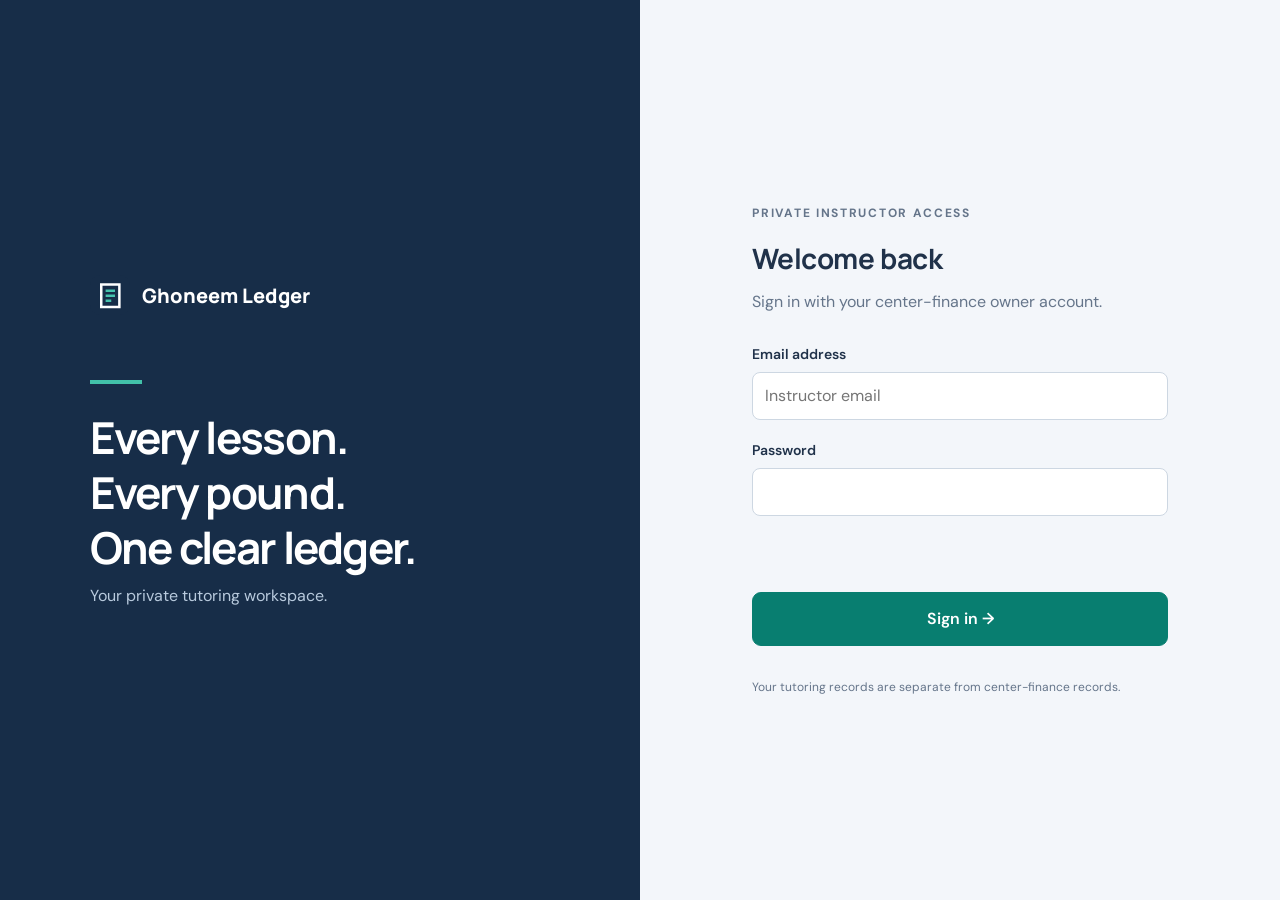
<file: index.html>
<!doctype html><html lang="en"><head><meta charset="utf-8"><meta name="viewport" content="width=device-width,initial-scale=1"><meta http-equiv="refresh" content="0;url=./docs/"><title>Ghoneem Ledger</title></head><body><p><a href="./docs/">Open Ghoneem Ledger</a></p><script>location.replace(new URL("./docs/",location.href).href)</script></body></html>
</file>
<file: docs/style.css>
@import url('https://fonts.googleapis.com/css2?family=DM+Sans:wght@400;500;600;700&family=Manrope:wght@400;500;600;700;800&display=swap');
:root{--navy:#172d48;--teal:#087e70;--paper:#f3f6fa;--text:#20324a;--muted:#65758a;--line:#dde5ee;--red:#b43a46;--amber:#91610b;--white:#fff;font-family:'DM Sans',Arial,sans-serif;color:var(--text);background:var(--paper);font-size:16px}*{box-sizing:border-box}body{margin:0}button,input,select,textarea{font:inherit}button,a,input,select,textarea{touch-action:manipulation}button,a{cursor:pointer}button{border:1px solid var(--line);border-radius:9px;background:white;padding:11px 16px;color:var(--text);font-weight:600;transition:background .15s}button:hover{background:#edf2f7}button:disabled{opacity:.6;cursor:wait}button.primary{background:var(--teal);color:white;border-color:var(--teal)}button.primary:hover{background:#07685d}button.dark{background:var(--navy);color:white}button.link{padding:5px 0;border:0;background:none;color:var(--teal)}button.danger{color:var(--red)}a{color:var(--teal)}input,select,textarea{width:100%;border:1px solid #cdd7e2;border-radius:8px;padding:11px 12px;background:white;color:var(--text);min-width:0}textarea{min-height:90px;resize:vertical}input:focus,select:focus,textarea:focus{outline:2px solid #2fae9c;outline-offset:2px}label{display:block;font-size:14px;font-weight:600;margin-bottom:7px}h1,h2,h3,p{margin-top:0}h1,h2,h3{font-family:Manrope,'DM Sans',sans-serif}h1{font-size:30px;letter-spacing:-1px;margin-bottom:8px}h2{font-size:19px;letter-spacing:-.4px;margin-bottom:18px}h3{font-size:16px}p{line-height:1.6}.muted{color:var(--muted)}.small{font-size:14px}.eyebrow{letter-spacing:1.7px;font-size:12px;font-weight:700;text-transform:uppercase;color:var(--muted)}.shell{display:grid;grid-template-columns:244px minmax(0,1fr);min-height:100vh}.sidebar{background:var(--navy);color:white;position:fixed;width:244px;height:100vh;padding:32px 22px;display:flex;flex-direction:column}.brand{display:flex;gap:12px;align-items:center;font-family:Manrope,sans-serif;font-size:20px;font-weight:800;line-height:1.15;margin-bottom:44px}.brand img{width:40px;height:40px}.brand small{display:block;font-size:11px;letter-spacing:2px;font-weight:500;color:#91accc;margin-top:5px}.sidebar nav{display:grid;gap:6px}.navbtn{display:flex;gap:12px;align-items:center;text-align:left;border:0;color:#b7c7dc;background:none;padding:13px 16px;font-size:15px}.navbtn.active,.navbtn:hover{background:#2b425d;color:white}.navicon{font-size:20px;width:24px;text-align:center}.sidefoot{margin-top:auto;border-top:1px solid #40526b;padding-top:24px;font-size:14px}.sidefoot strong{display:block;margin:8px 0}.sidefoot button{color:#b7c7dc;background:none;border:0;padding-left:0}.main{grid-column:2;padding:0 42px 50px;max-width:1600px;width:100%}.topbar{height:84px;border-bottom:1px solid var(--line);display:flex;justify-content:space-between;align-items:center;margin-bottom:34px;gap:16px}.topbar span{font-size:14px;color:var(--muted)}.actions{display:flex;gap:9px;align-items:center;flex-wrap:wrap}.pagehead{display:flex;justify-content:space-between;align-items:center;gap:18px;margin-bottom:28px}.pagehead p{margin:0;color:var(--muted)}.stats{display:grid;grid-template-columns:repeat(4,minmax(0,1fr));gap:16px;margin-bottom:26px}.stat{border:1px solid var(--line);background:white;border-radius:13px;padding:22px;min-width:0}.stat .label{font-size:14px;color:var(--muted);margin-bottom:17px}.stat .value{font:800 28px Manrope,sans-serif;letter-spacing:-.8px;overflow-wrap:anywhere}.stat .value small{font:500 12px 'DM Sans',sans-serif;color:var(--muted);letter-spacing:0}.stat .hint{font-size:12px;margin-top:12px;color:var(--muted)}.stat.feature{background:var(--navy);color:white;border-color:var(--navy)}.stat.feature .label,.stat.feature .hint,.stat.feature small{color:#b7c7dc}.twocol{display:grid;grid-template-columns:minmax(0,1.5fr) minmax(0,1fr);gap:24px}.panel{padding:24px;background:white;border:1px solid var(--line);border-radius:13px;margin-bottom:24px;min-width:0}.panelhead{display:flex;align-items:center;justify-content:space-between;gap:12px;margin-bottom:18px}.panelhead h2{margin:0}.tag{display:inline-block;border-radius:5px;padding:5px 8px;font-size:12px;font-weight:700;background:#eaf0f7;color:#526b89;white-space:nowrap}.tag.red{background:#fcebee;color:var(--red)}.tag.green{background:#e4f4ee;color:var(--teal)}.tag.amber{background:#fff3d8;color:var(--amber)}.red{color:var(--red)}.green{color:var(--teal)}.listrow{display:flex;align-items:center;justify-content:space-between;gap:14px;border-bottom:1px solid #edf1f6;padding:16px 0}.listrow:last-child{border:0;padding-bottom:0}.person{display:flex;gap:12px;align-items:center;min-width:0}.avatar{flex:none;background:#e9eff7;color:#536d8e;width:42px;height:42px;border-radius:50%;display:grid;place-items:center;font-weight:700}.person strong{display:block;overflow-wrap:anywhere}.person small{display:block;color:var(--muted);font-size:12px;margin-top:5px}.right{text-align:right}.empty{padding:26px 14px;text-align:center;color:var(--muted);font-size:14px;line-height:1.7}.empty b{display:block;color:var(--text);font-size:16px;margin-bottom:6px}.notice{padding:15px 18px;background:#eaf2fb;border:1px solid #d4e2f2;border-radius:10px;font-size:14px;line-height:1.5;margin-bottom:22px}.toolbar{display:flex;gap:12px;flex-wrap:wrap;margin-bottom:20px;align-items:center}.toolbar input{max-width:340px}.toolbar select{max-width:180px}.tablewrap{overflow-x:auto}table{width:100%;border-collapse:collapse;font-size:14px}th{text-align:left;color:var(--muted);font-size:12px;text-transform:uppercase;letter-spacing:.6px;background:#f8fafc;padding:14px 12px;white-space:nowrap}td{padding:16px 12px;border-bottom:1px solid #edf1f5}td strong{font-size:14px}td button{padding:7px 10px;font-size:14px}.cards{display:grid;grid-template-columns:repeat(3,minmax(0,1fr));gap:18px}.groupcard{padding:22px;background:white;border:1px solid var(--line);border-radius:12px}.groupcard h2{margin-top:15px}.bottomnav{display:none}.login{min-height:100vh;display:grid;grid-template-columns:1fr 1fr}.loginaside{background:var(--navy);color:white;padding:10vw 7vw;display:flex;flex-direction:column;justify-content:center}.loginaside .brand{margin-bottom:65px}.loginaside h1{font-size:44px;line-height:1.25;letter-spacing:-1.7px;max-width:450px}.loginaside p{color:#b8cadd;max-width:400px}.loginaside .divider{width:52px;height:4px;background:#42c1a9;margin-bottom:26px}.loginform{display:flex;flex-direction:column;justify-content:center;padding:8vw;max-width:620px;width:100%;margin:auto}.loginform form{display:grid;gap:20px}.loginform h2{font-size:28px;margin-top:15px;margin-bottom:10px}.loginform p{color:var(--muted);margin-bottom:30px}.loginform .primary{margin-top:6px;padding:14px}.loginfoot{margin-top:32px;font-size:12px;color:var(--muted)}dialog{border:0;border-radius:15px;box-shadow:0 20px 100px #132d4855;padding:0;width:min(600px,calc(100% - 28px));max-height:90vh;color:var(--text)}dialog::backdrop{background:#0d213f88;backdrop-filter:blur(3px)}.modalhead{padding:22px 26px;border-bottom:1px solid var(--line);display:flex;justify-content:space-between;align-items:center}.modalhead h2{margin:0}.modalhead button{border:0;padding:4px 10px;font-size:24px}.modalbody{padding:24px 26px}.formgrid{display:grid;grid-template-columns:1fr 1fr;gap:18px}.field.full{grid-column:1/-1}.modalfooter{display:flex;justify-content:flex-end;gap:10px;margin-top:24px;padding-top:20px;border-top:1px solid var(--line)}.error{color:var(--red);font-size:14px;line-height:1.5}.attrow{display:grid;grid-template-columns:1fr 190px;gap:10px;align-items:center;padding:14px 0;border-bottom:1px solid var(--line)}#toast{position:fixed;bottom:28px;left:50%;transform:translateX(-50%);background:var(--navy);color:white;border-radius:10px;padding:14px 22px;z-index:99;display:none;max-width:90%;font-size:14px}.loading{padding:25vh 20px;text-align:center}.bargraph{display:flex;height:200px;gap:12px;align-items:flex-end;overflow-x:auto;padding-top:20px}.barcol{flex:1;min-width:28px;height:100%;display:flex;flex-direction:column;justify-content:flex-end;align-items:center;gap:9px;font-size:11px;color:var(--muted)}.barpair{width:100%;height:165px;display:flex;gap:3px;align-items:flex-end}.bar{background:#169984;flex:1;border-radius:4px 4px 0 0;min-height:2px}.bar.spent{background:#9db0c8}.legend{display:flex;gap:20px;font-size:12px;color:var(--muted);margin:10px 0}.legend i{display:inline-block;width:9px;height:9px;background:#169984;margin-right:6px;border-radius:2px}.legend i.spent{background:#9db0c8}.statement{background:white;padding:20px}.mobilebrand{display:none}.balancehero{display:flex;gap:24px;flex-wrap:wrap;margin:12px 0 22px}.balancehero strong{font-size:26px;display:block;margin-top:5px}.fullwidth{width:100%}
@media(max-width:1100px){.sidebar{width:200px;padding:28px 15px}.shell{grid-template-columns:200px 1fr}.main{padding:0 24px 40px}.stats{grid-template-columns:repeat(2,minmax(0,1fr))}.twocol{grid-template-columns:1fr}.cards{grid-template-columns:repeat(2,minmax(0,1fr))}}
@media(max-width:700px){.shell{display:block}.sidebar{display:none}.main{padding:0 16px 100px}.topbar{height:70px;margin-bottom:24px}.topbar>span{display:none}.mobilebrand{display:block;font:800 18px Manrope,sans-serif}.topbar .actions button{padding:9px 11px;font-size:14px}.pagehead{align-items:flex-start}.pagehead h1{font-size:26px}.pagehead p{font-size:14px}.pagehead .actions{justify-content:flex-end}.stats{gap:10px}.stat{padding:17px 14px}.stat .label{font-size:12px;margin-bottom:13px}.stat .value{font-size:24px}.stat .hint{font-size:11px}.panel{padding:18px 16px}.cards{grid-template-columns:1fr}.bottomnav{display:flex;position:fixed;bottom:0;left:0;right:0;background:white;border-top:1px solid var(--line);justify-content:space-around;padding:8px 3px max(8px,env(safe-area-inset-bottom));z-index:10}.bottomnav button{border:0;background:none;padding:5px 8px;font-size:11px;font-weight:500;color:var(--muted);display:flex;flex-direction:column;align-items:center;gap:3px}.bottomnav button.active{color:var(--teal)}.bottomnav .navicon{font-size:23px}.bottomnav button.quick{background:var(--teal);color:white;border-radius:13px;width:49px;font-size:27px;justify-content:center}.login{display:block}.loginaside{padding:28px}.loginaside .brand{margin:0}.loginaside h1,.loginaside p,.loginaside .divider{display:none}.loginform{padding:42px 26px}.loginform h2{font-size:26px}.formgrid{grid-template-columns:1fr}.field.full{grid-column:auto}.modalbody{padding:20px}.attrow{grid-template-columns:1fr}.toolbar input{max-width:none}.toolbar select{flex:1}.listrow{gap:8px}.right{flex-shrink:0}.person{gap:8px}.person strong{font-size:14px}#toast{bottom:90px}.bargraph{gap:5px}.barcol{font-size:10px}}
@media print{body{background:white}.shell,.bottomnav,#toast{display:none!important}dialog{position:static;display:block!important;max-height:none;width:100%;box-shadow:none}.modalhead,.modalfooter,.noprint{display:none!important}.modalbody{padding:0}.statement{padding:0}table{font-size:12px}tr{break-inside:avoid}}

/* Comfortable spacing and readable controls on phones and tablets. */
body{line-height:1.5}.main,.person>div,.pagehead>div{min-width:0}.topbar{height:auto;min-height:84px;padding:18px 0;flex-wrap:wrap}.actions{gap:12px}.actions button{min-height:44px;white-space:normal}.pagehead,.panelhead{flex-wrap:wrap}.panelhead{row-gap:14px}.listrow{padding:20px 0;flex-wrap:wrap}.person{flex:1 1 160px}.person button{overflow-wrap:anywhere;text-align:start}.stat .hint{line-height:1.55}.formgrid{gap:22px}.field{min-width:0}.formgrid .notice{margin:0}.modalhead{gap:16px}.modalbody{padding:26px}.modalfooter{flex-wrap:wrap;gap:12px}.balancehero{gap:24px 36px}.countergrid{display:grid;grid-template-columns:repeat(auto-fit,minmax(150px,1fr));gap:18px;margin:20px 0}.countergrid>div{background:var(--paper);border-radius:10px;padding:18px}.countergrid span{display:block;font-size:13px;color:var(--muted);margin-bottom:10px}.countergrid strong{font:800 25px Manrope,sans-serif;overflow-wrap:anywhere}.counterhelp{margin:20px 0 0}td{line-height:1.6;min-width:100px}.stats{grid-template-columns:repeat(auto-fit,minmax(200px,1fr))}
@media(max-width:700px){.main{padding:0 16px calc(110px + env(safe-area-inset-bottom))}.topbar{gap:14px;padding:16px 0;margin-bottom:24px}.mobilebrand{flex:1 1 100%}.topbar .actions{width:100%;display:grid;grid-template-columns:auto 1fr}.pagehead{display:block;margin-bottom:24px}.pagehead>.actions{margin-top:16px;justify-content:flex-start}.panel{padding:22px 18px;margin-bottom:20px}.panel>.actions,.sessioncounter .actions{display:grid;grid-template-columns:repeat(2,minmax(0,1fr));align-items:stretch}.panel>.actions button,.sessioncounter .actions button{padding:12px 10px}.stats{grid-template-columns:repeat(2,minmax(0,1fr));gap:12px}.stat{padding:18px 14px}.stat .value{font-size:22px}.stat .hint{font-size:12px}.countergrid{grid-template-columns:repeat(2,minmax(0,1fr));gap:12px}.countergrid>div{padding:16px 12px}.countergrid strong{font-size:23px}.modalhead{padding:18px 20px}.modalbody{padding:22px 20px}.modalfooter button{flex:1;min-height:46px}.right{max-width:100%}.tag{white-space:normal}.bottomnav button{min-height:48px}.balancehero strong{font-size:24px;overflow-wrap:anywhere}}
@media(max-width:380px){.stats,.countergrid{grid-template-columns:1fr}.panel>.actions,.sessioncounter .actions{grid-template-columns:1fr}}

/* Fit the available viewport, including tablets, rotation and phone keyboards. */
@media screen{
 html{scroll-padding-bottom:100px}input,select,textarea{min-height:46px;font-size:16px}button{min-height:44px}button.link{min-height:40px}h1{font-size:clamp(24px,3vw,32px)}h1,h2,.notice,td,.listrow{overflow-wrap:anywhere}.shell{min-height:100dvh}.sidebar{height:100dvh;overflow-y:auto}.sidebar .sidefoot{padding-top:20px;margin-top:24px}.main{max-width:1500px}.actions>*{max-width:100%}.toolbar>*{flex:1 1 170px}.balancehero>div{flex:1 1 170px;min-width:0}.tablewrap{max-width:100%;overscroll-behavior-x:contain}dialog{max-height:calc(100dvh - 32px);overflow:auto;overscroll-behavior:contain;scroll-padding:90px 0}.modalhead{position:sticky;top:0;background:white;z-index:2}.modalhead button{flex-shrink:0;min-width:44px}.modalfooter{background:white;padding-bottom:env(safe-area-inset-bottom)}.formgrid{grid-template-columns:repeat(2,minmax(0,1fr))}.bottomnav button{min-width:0;flex:1}.bottomnav button.quick{flex:0 0 49px}.stat .value{font-size:clamp(21px,2.3vw,28px)}
}
@media screen and (min-width:701px) and (max-width:950px){
 .shell{display:block}.sidebar{display:none}.main{padding:0 24px calc(110px + env(safe-area-inset-bottom))}.bottomnav{display:flex;position:fixed;bottom:0;left:0;right:0;background:white;border-top:1px solid var(--line);justify-content:space-around;padding:10px 16px max(10px,env(safe-area-inset-bottom));z-index:10}.bottomnav button{border:0;background:none;display:flex;flex-direction:column;align-items:center;gap:3px;min-height:50px;font-size:13px}.bottomnav button.active{color:var(--teal)}.bottomnav button.quick{background:var(--teal);color:white;border-radius:12px}.topbar{min-height:76px}.stats{grid-template-columns:repeat(2,minmax(0,1fr))}#toast{bottom:96px}
}
@media screen and (max-width:700px){
 .main{padding-left:max(12px,env(safe-area-inset-left));padding-right:max(12px,env(safe-area-inset-right))}.panel{padding:18px 14px}.formgrid{grid-template-columns:minmax(0,1fr)}.topbar{min-height:0;padding:14px 0;gap:12px}.topbar .actions{gap:10px}.panelhead>button{flex:1 1 150px}.panelhead h2{flex:1 1 160px}.listrow>.actions{width:100%;display:grid;grid-template-columns:repeat(auto-fit,minmax(115px,1fr))}.listrow .right{margin-left:auto}.pagehead>.actions{display:grid;grid-template-columns:repeat(auto-fit,minmax(120px,1fr));width:100%}.toolbar{display:grid;grid-template-columns:repeat(2,minmax(0,1fr))}.toolbar input{grid-column:1/-1}.toolbar select{max-width:none;width:100%}.countergrid{gap:10px}.countergrid span{line-height:1.4}.balancehero{gap:18px}.balancehero>div{flex-basis:130px}.balancehero strong{font-size:22px}.bottomnav{padding-left:max(4px,env(safe-area-inset-left));padding-right:max(4px,env(safe-area-inset-right))}.bottomnav button{padding:6px 2px}.modalbody{padding:18px 16px}.modalhead{padding:14px 16px}.modalfooter{margin-top:18px;padding-top:16px}.loginform{padding:28px 22px}.loginaside{padding:22px}.notice{padding:14px;line-height:1.6}
}
@media screen and (max-width:600px){
 /* Keep each record together, with visible labels instead of a wide table. */
 .mobile-cards,.mobile-cards tbody{display:block;width:100%}.mobile-cards thead{position:absolute;width:1px;height:1px;padding:0;overflow:hidden;clip-path:inset(50%)}.mobile-cards tr{display:block;border:1px solid var(--line);border-radius:10px;margin:0 0 14px;padding:6px 12px;background:white}.mobile-cards td{display:grid;grid-template-columns:minmax(85px,.8fr) minmax(0,1.2fr);gap:6px 12px;min-width:0;padding:12px 0;border-bottom:1px solid #edf1f5;text-align:start}.mobile-cards td:last-child{border-bottom:0}.mobile-cards td::before{content:attr(data-label);color:var(--muted);font-size:12px;font-weight:600;grid-column:1;grid-row:1 / span 5}.mobile-cards td>*{grid-column:2;min-width:0}.mobile-cards td button{justify-self:start;text-align:start}.mobile-cards td:empty{display:none}.tablewrap:has(.mobile-cards){overflow:visible}dialog{width:calc(100% - 16px);max-height:calc(100dvh - 16px);border-radius:12px}
}
@media screen and (max-height:500px){dialog{max-height:calc(100dvh - 8px);margin:4px auto}.modalhead{position:static}.modalbody{padding-top:12px}.modalfooter{position:static}.bottomnav button{min-height:40px}}
@media(prefers-reduced-motion:reduce){*{scroll-behavior:auto!important;transition:none!important}}

.student-access-list{display:grid;gap:16px}.student-access{margin:0}.student-access-heading{display:flex;gap:16px;align-items:flex-start;justify-content:space-between;flex-wrap:wrap}.student-access-heading h2{margin-bottom:4px}.student-access-heading p{margin-bottom:0}.student-access-heading .tag{flex-shrink:0}.student-access-numbers{display:grid;grid-template-columns:repeat(4,minmax(0,1fr));gap:14px;margin:18px 0}.student-access-numbers span{font-size:13px;color:var(--muted)}.student-access-numbers strong{display:block;font-size:19px;color:var(--text);margin-top:5px}.student-access-numbers strong.red{color:var(--red)}.student-access-numbers strong.green{color:var(--teal)}@media(max-width:700px){.student-access-numbers{grid-template-columns:repeat(2,minmax(0,1fr))}.student-access>.actions{display:grid;grid-template-columns:repeat(2,minmax(0,1fr))}.student-access>.actions button{min-height:48px}}
</file>
